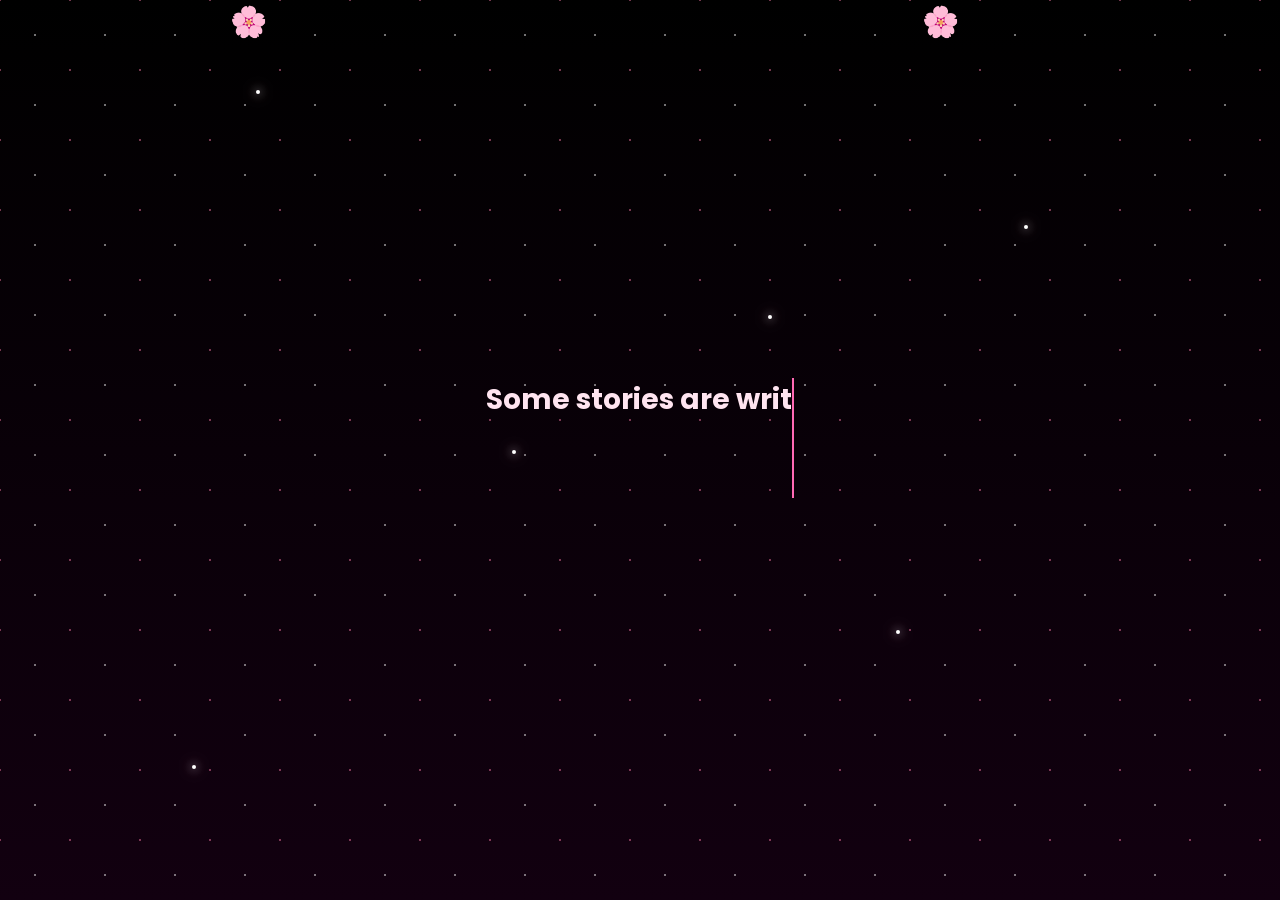
<file: index.html>
<!DOCTYPE html>
<html lang="en">

<head>

<meta charset="UTF-8">

<meta name="viewport" content="width=device-width, initial-scale=1.0">

<title>Our Story ❤️</title>

<link rel="stylesheet" href="style.css">

<link href="https://fonts.googleapis.com/css2?family=Great+Vibes&family=Poppins:wght@300;500;700&display=swap" rel="stylesheet">

</head>

<body>

<!-- Background -->

<div class="background">

    <div class="stars"></div>

    <div class="petals"></div>

</div>

<!-- Sparkles -->

<div class="sparkles">

    <span></span>
    <span></span>
    <span></span>
    <span></span>
    <span></span>
    <span></span>

</div>

<!-- Main Content -->

<main>

    <!-- Typing Text -->

    <div class="typing-box">

        <h2 id="typing"></h2>

    </div>

    <!-- Hidden Note -->

    <div id="hiddenNote">

        <p>

            It's okay...

            <br><br>

            Take your time.

            <br><br>

            My heart has been waiting for you. ❤️

        </p>

    </div>

    <!-- Open Button -->
<button
    id="openHeartBtn"
    class="openBtn hidden"
    onclick="openBook()">
    ❤️ You ❤️
</button>
    
</main>

<!-- Fade Effect -->

<div id="fade"></div>

<script src="script.js"></script>

</body>

</html>
</file>
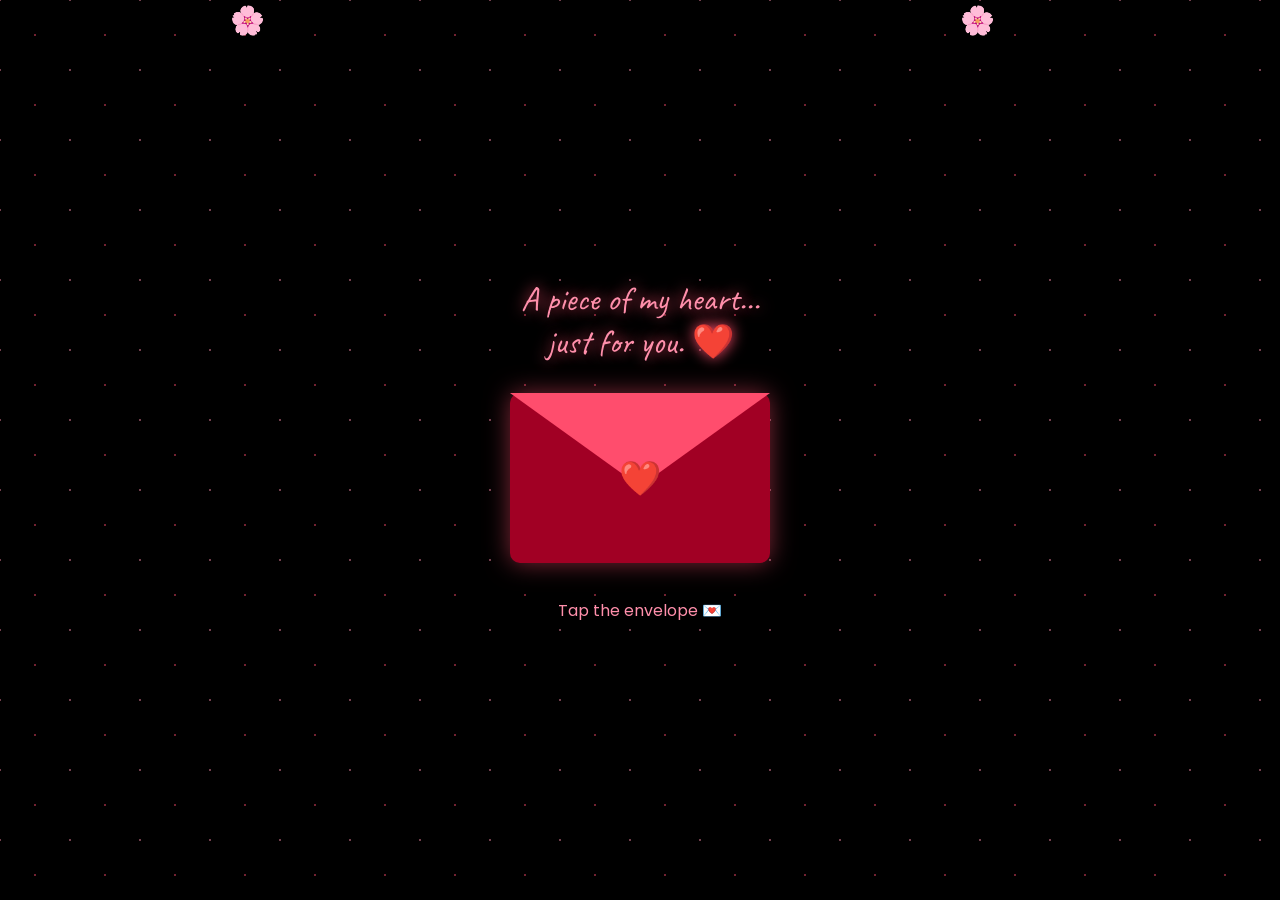
<file: page2.html>
<!DOCTYPE html>
<html lang="en">

<head>

    <meta charset="UTF-8">
    <meta name="viewport" content="width=device-width, initial-scale=1.0">

    <title>My Letter ❤️</title>

    <link rel="stylesheet" href="page2.css">

    <link href="https://fonts.googleapis.com/css2?family=Caveat:wght@500;700&family=Poppins:wght@300;500&display=swap" rel="stylesheet">

</head>

<body>

    <!-- Background -->

    <div class="background">

        <div class="stars"></div>

        <div class="petals"></div>

    </div>

    <!-- Envelope -->

    <div class="envelope-container" id="envelopeContainer">

        <div class="message">
            A piece of my heart...<br>
            just for you. ❤️
        </div>

        <div class="envelope" onclick="openLetter()">

            <div class="top"></div>

            <div class="body"></div>

            <div class="seal">❤️</div>

        </div>

        <p class="click">
            Tap the envelope 💌
        </p>

    </div>

    <!-- Letter -->

    <div class="letter-container" id="letterContainer">

        <div class="paper">

            <h2>💌 My Letter 💌</h2>

            <div id="letterText"></div>

        </div>

        <button onclick="nextPage()" class="nextBtn">
            Continue ➜
        </button>

    </div>

    <script src="page2.js"></script>

</body>

</html>
</file>
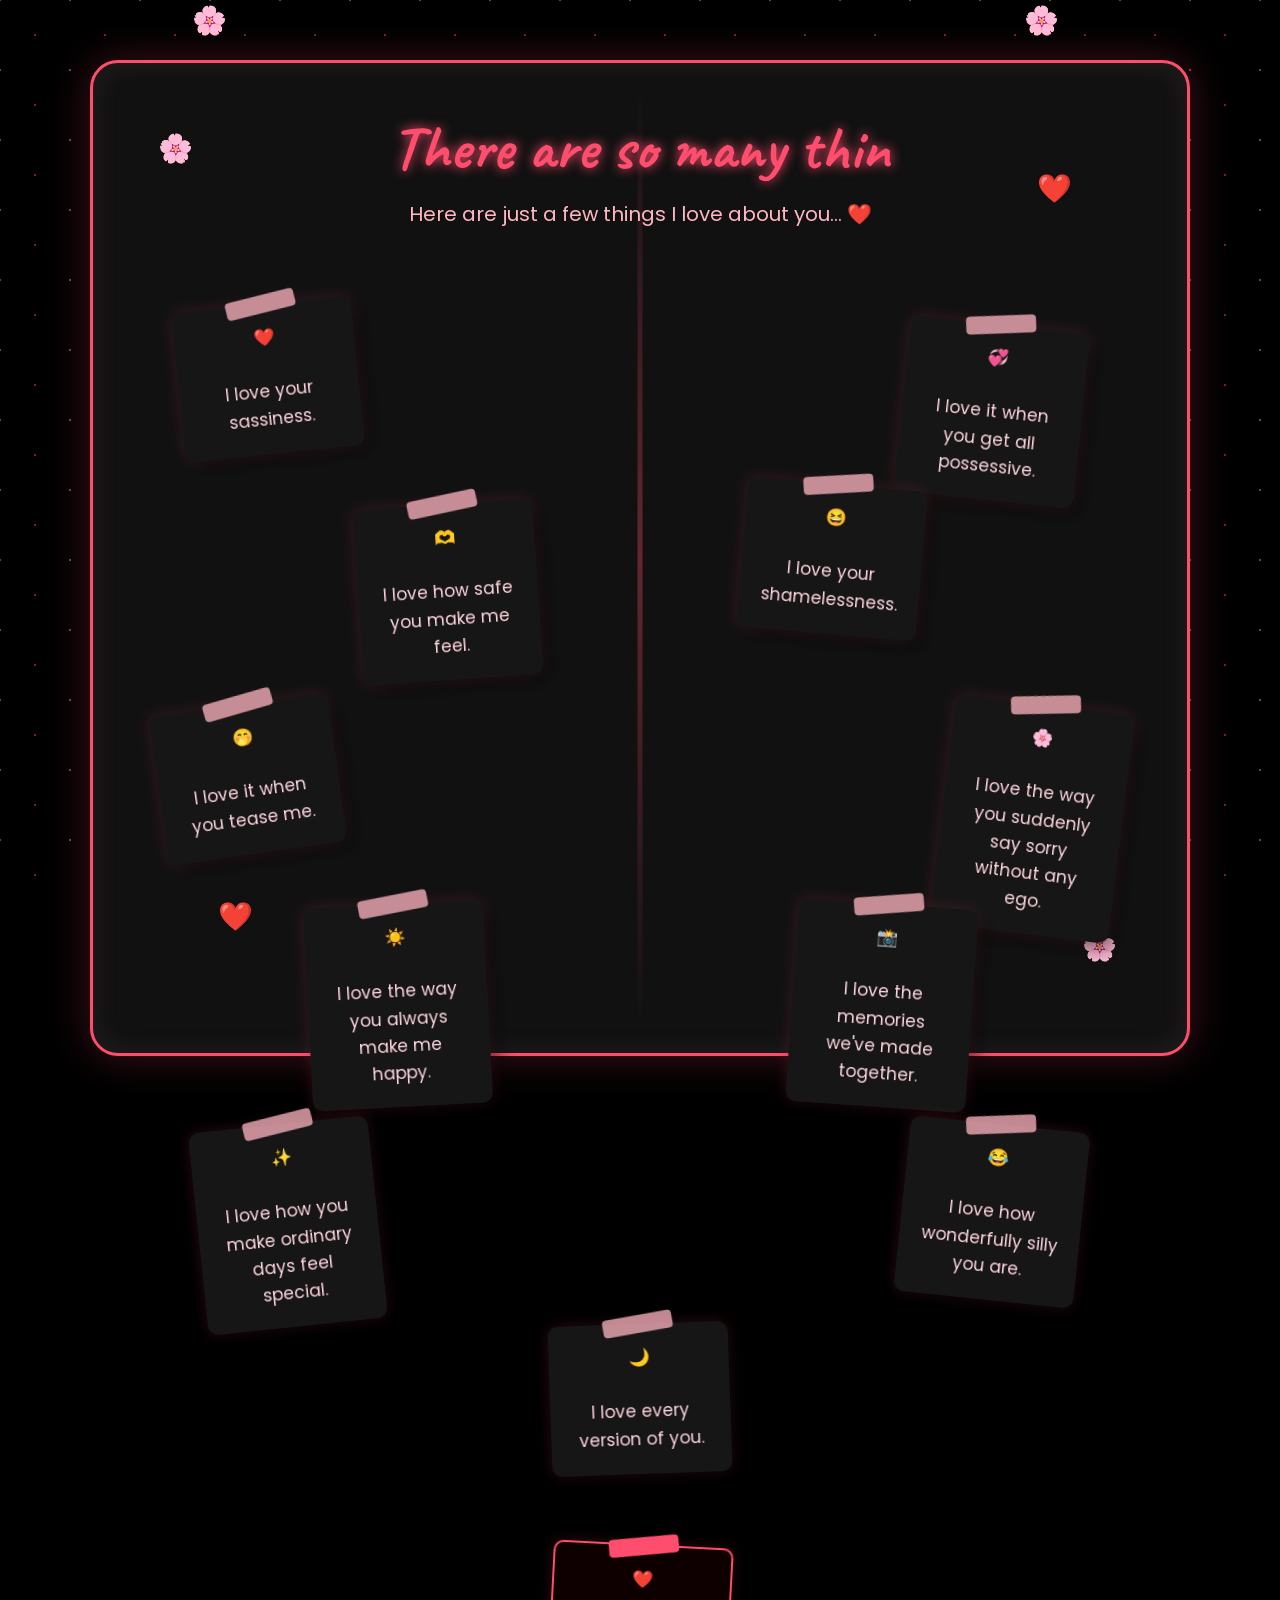
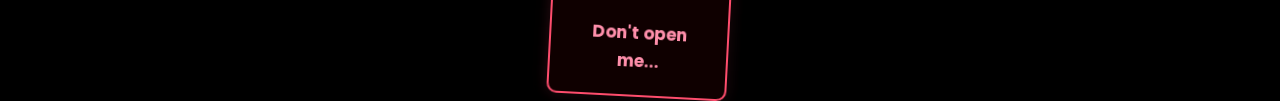
<file: page3.html>
<!DOCTYPE html>
<html lang="en">

<head>

<meta charset="UTF-8">
<meta name="viewport" content="width=device-width, initial-scale=1.0">

<title>Our Little Scrapbook ❤️</title>

<link rel="stylesheet" href="page3.css">

<link href="https://fonts.googleapis.com/css2?family=Caveat:wght@700&family=Poppins:wght@300;500&display=swap" rel="stylesheet">

</head>

<body>

<!-- Background -->

<div class="background">

<div class="stars"></div>

<div class="petals"></div>

</div>

<!-- Scrapbook -->

<div class="scrapbook">

<div class="page">

<h1 id="title"></h1>

<p class="subtitle">

Here are just a few things I love about you... ❤️

</p>

<!-- Decorations -->

<div class="flower">🌸</div>

<div class="flower2">🌸</div>

<div class="heart1">❤️</div>

<div class="heart2">❤️</div>

<!-- Sticky Notes -->

<div class="notes">

<div class="note n1">
❤️
<br><br>
I love your sassiness.
</div>

<div class="note n2">
💞
<br><br>
I love it when you get all possessive.
</div>

<div class="note n3">
🫶
<br><br>
I love how safe you make me feel.
</div>

<div class="note n4">
😆
<br><br>
I love your shamelessness.
</div>

<div class="note n5">
🤭
<br><br>
I love it when you tease me.
</div>

<div class="note n6">
🌸
<br><br>
I love the way you suddenly say sorry without any ego.
</div>

<div class="note n7">
☀️
<br><br>
I love the way you always make me happy.
</div>

<div class="note n8">
📸
<br><br>
I love the memories we've made together.
</div>

<div class="note n9">
✨
<br><br>
I love how you make ordinary days feel special.
</div>

<div class="note n10">
😂
<br><br>
I love how wonderfully silly you are.
</div>

<div class="note n11">
🌙
<br><br>
I love every version of you.
</div>

<div class="note secret" onclick="openSecret()">

❤️

<br><br>

Don't open me...

</div>

</div>

<!-- Secret Letter -->

<div id="secretBox">

<h2>❤️ Just For You ❤️</h2>

<p>

My favorite thing about you...

<br><br>

...isn't your smile.

<br><br>

...isn't your sass.

<br><br>

...isn't the way you tease me.

<br><br>

It's the way you became my comfort without even trying.

<br><br>

Thank you for becoming my safe place. ❤️

<br><br>

And honestly...

<br><br>

No sticky note could ever be big enough to hold everything I love about you. ❤️

</p>

<button onclick="nextPage()">

Turn The Page ➜

</button>

</div>

</div>

</div>

<script src="page3.js"></script>

</body>

</html>
</file>
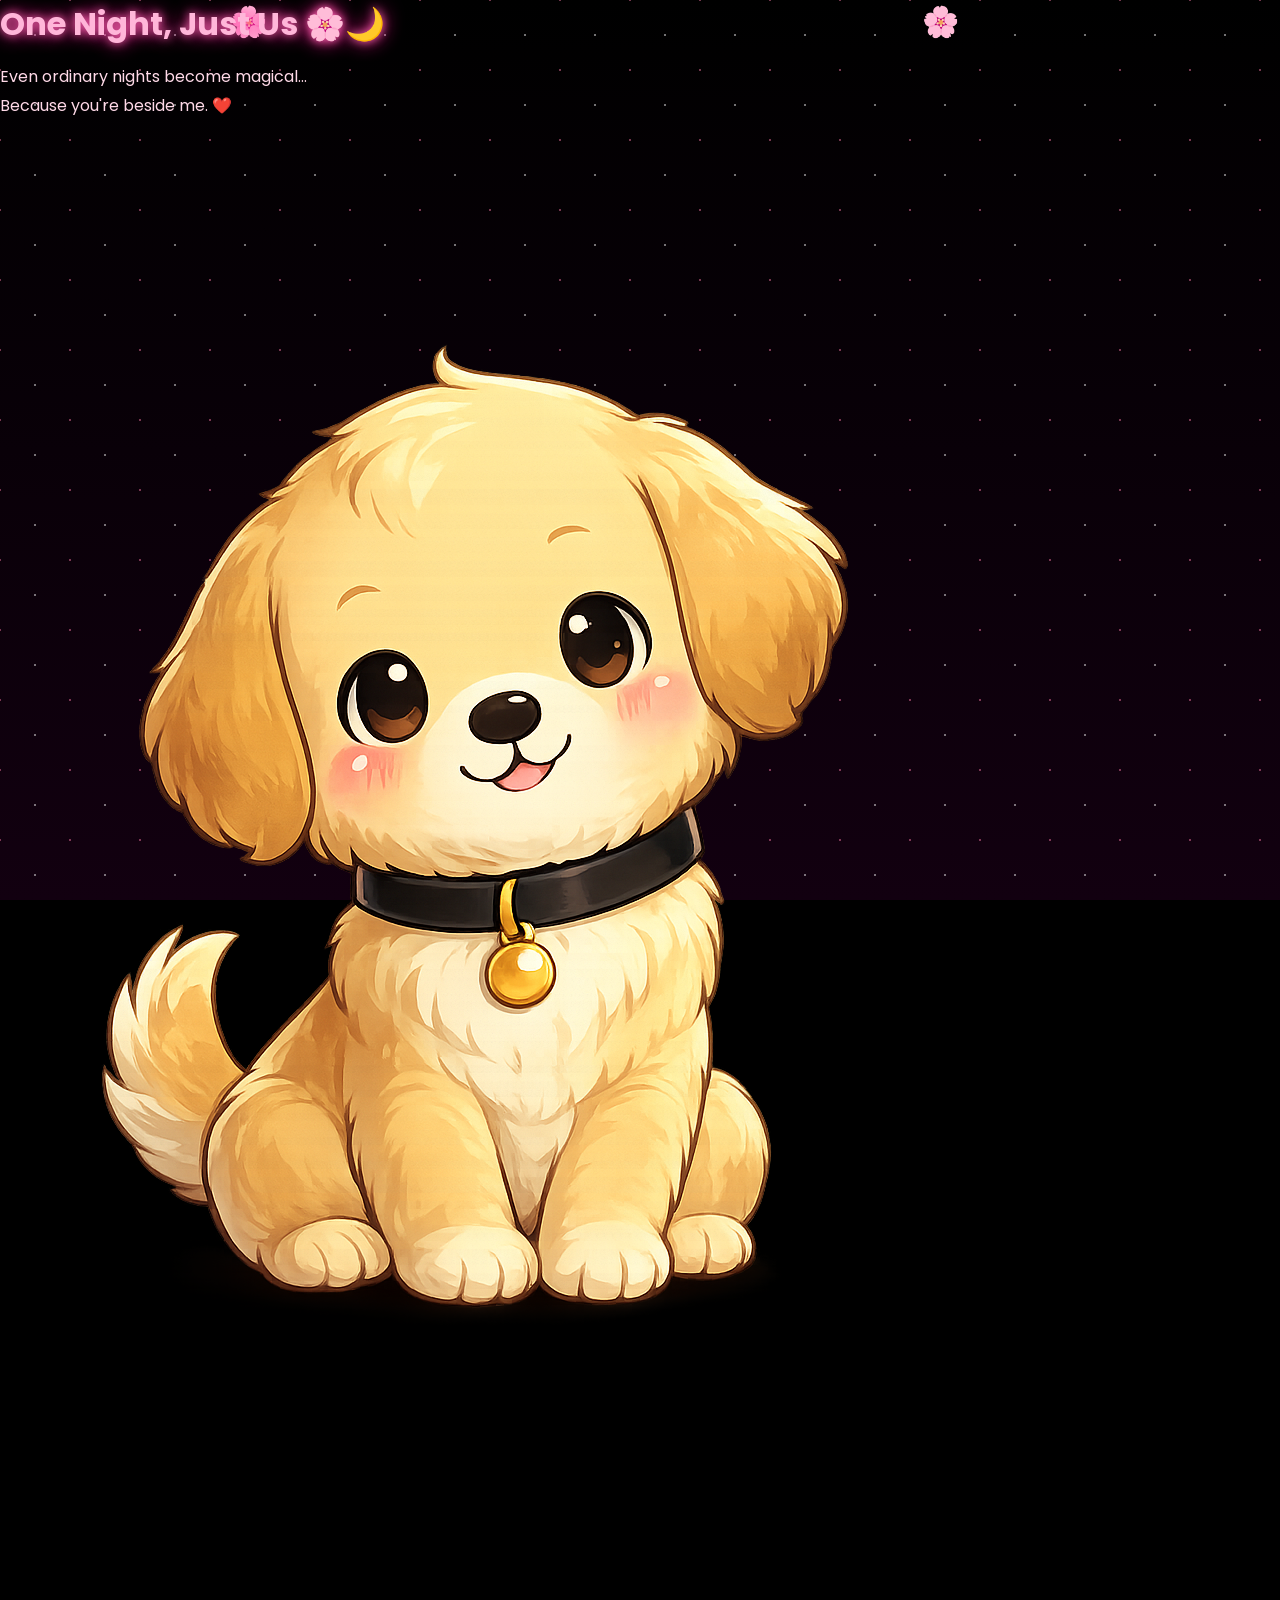
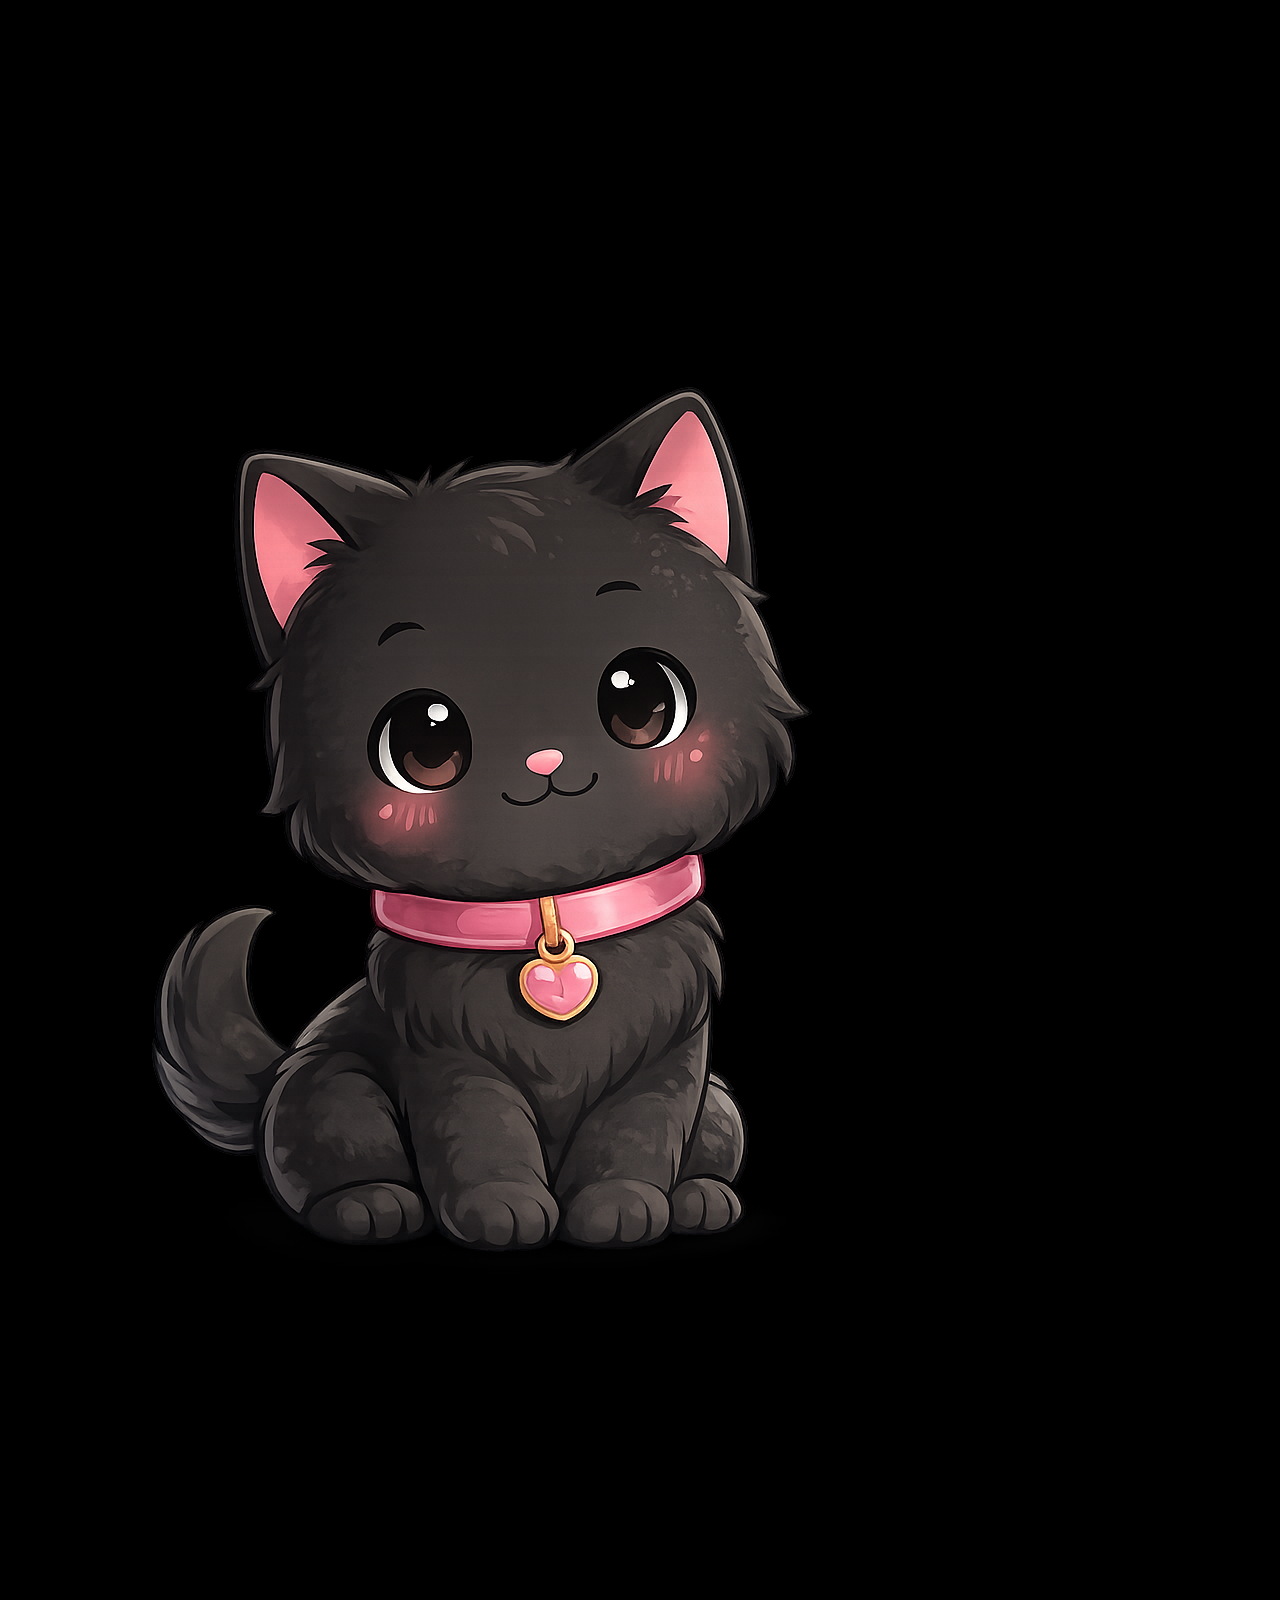
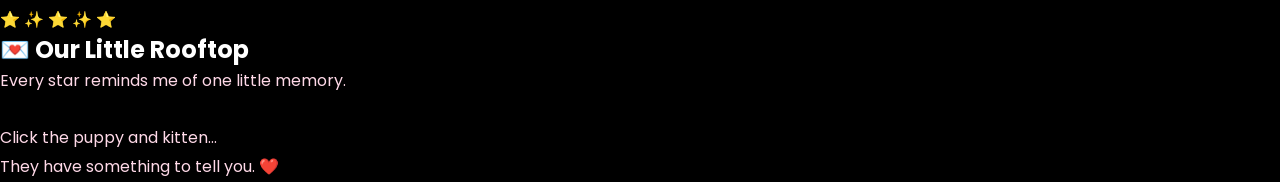
<file: page5.html>
<!DOCTYPE html>
<html lang="en">

<head>

<meta charset="UTF-8">
<meta name="viewport" content="width=device-width, initial-scale=1.0">

<title>One Night, Just Us ❤️</title>

<link rel="stylesheet" href="style.css">

<link href="https://fonts.googleapis.com/css2?family=Poppins:wght@300;500;700&family=Caveat:wght@700&display=swap" rel="stylesheet">

</head>

<body>

<!-- Background -->

<div class="background">

    <div class="stars"></div>

    <div class="moon"></div>

    <div class="petals"></div>

</div>

<!-- Floating Hearts -->

<div id="heartContainer"></div>

<!-- Main Scene -->

<div class="scene">

    <h1 id="title">One Night, Just Us 🌸🌙</h1>

    <p id="subtitle">
        Even ordinary nights become magical...
        <br>
        Because you're beside me. ❤️
    </p>

    <!-- Rooftop -->

    <div id="rooftop">

        <div class="roof"></div>

        <!-- Puppy -->

        <div id="dog">

            <img src="dog1.png" alt="Golden Puppy">

        </div>

        <!-- Kitten -->

        <div id="cat">

            <img src="cat1.png" alt="Black Kitten">

        </div>

    </div>

    <!-- Stars -->

    <div id="constellation">

        <span class="star s1">⭐</span>

        <span class="star s2">✨</span>

        <span class="star s3">⭐</span>

        <span class="star s4">✨</span>

        <span class="star s5">⭐</span>

    </div>

    <!-- Message -->

    <div id="messageCard">

        <h2>💌 Our Little Rooftop</h2>

        <p id="messageText">

            Every star reminds me of one little memory.

            <br><br>

            Click the puppy and kitten...

            <br>

            They have something to tell you. ❤️

        </p>

    </div>

    <!-- Final Message -->

    <div id="finalMessage" class="hidden">

        <h1>Forever Begins With You ❤️</h1>

        <p>

            Under this quiet sky...

            <br><br>

            I don't wish for thousands of stars.

            <br><br>

            I only wish that every night...

            <br>

            I can keep looking at them beside you.

            🌙✨

        </p>

        <button class="continueBtn" onclick="nextPage()">

            ❤️ Continue ❤️

        </button>

    </div>

</div>

<script src="script.js"></script>

</body>

</html>
</file>
<file: style.css>
/* ===========================
   RESET
=========================== */

*{
    margin:0;
    padding:0;
    box-sizing:border-box;
}

body{
    font-family:'Poppins',sans-serif;
    background:#000;
    color:#fff;
    overflow:hidden;
    user-select:none;
    -webkit-tap-highlight-color:transparent;
}

/* ===========================
   BACKGROUND
=========================== */

.background{
    position:fixed;
    inset:0;
    z-index:-10;
    background:linear-gradient(to bottom,#000,#120010);
}

.stars{
    position:absolute;
    width:100%;
    height:100%;
    background-image:
    radial-gradient(#fff 1px,transparent 1px),
    radial-gradient(#ff7aa8 1px,transparent 1px);
    background-size:70px 70px;
    background-position:0 0,35px 35px;
    opacity:.45;
    animation:twinkle 5s infinite alternate;
}

@keyframes twinkle{
    from{opacity:.2;}
    to{opacity:.8;}
}

/* ===========================
   PETALS
=========================== */

.petals{
    position:absolute;
    width:100%;
    height:100%;
    overflow:hidden;
}

.petals::before,
.petals::after{
    content:"🌸";
    position:absolute;
    font-size:30px;
    animation:petalFall 12s linear infinite;
}

.petals::before{
    left:18%;
}

.petals::after{
    left:72%;
    animation-delay:5s;
}

@keyframes petalFall{
    from{
        transform:translateY(-120px) rotate(0deg);
    }
    to{
        transform:translateY(120vh) rotate(360deg);
    }
}

/* ===========================
   MAIN CONTENT
=========================== */

main{
    width:100%;
    min-height:100vh;
    display:flex;
    flex-direction:column;
    justify-content:center;
    align-items:center;
    text-align:center;
    padding:25px;
    position:relative;
    z-index:10;
}

.typing-box{
    width:100%;
    max-width:700px;
    margin-bottom:25px;
}

#typing{
    font-size:28px;
    line-height:1.6;
    color:#ffe4f0;
    min-height:120px;
    border-right:2px solid #ff69b4;
    display:inline-block;
    animation:cursorBlink .8s infinite;
}

@keyframes cursorBlink{
    50%{
        border-color:transparent;
    }
}

#hiddenNote{
    display:none;
    margin-top:20px;
    max-width:450px;
    padding:25px;
    background:rgba(255,255,255,.08);
    border-radius:20px;
    backdrop-filter:blur(12px);
    border:1px solid rgba(255,255,255,.2);
    box-shadow:0 0 20px rgba(255,105,180,.25);
}

#hiddenNote.show{
    display:block;
    animation:fadeIn .8s ease;
}

@keyframes fadeIn{
    from{
        opacity:0;
        transform:translateY(20px);
    }
    to{
        opacity:1;
        transform:translateY(0);
    }
}
/* ===========================
   BUTTONS
=========================== */

.openBtn{
    display:none;
    margin-top:30px;
    padding:15px 35px;
    border:none;
    border-radius:50px;
    background:linear-gradient(45deg,#ff4f9a,#b56cff);
    color:#fff;
    font-size:18px;
    font-family:'Poppins',sans-serif;
    cursor:pointer;
    box-shadow:0 0 20px rgba(255,105,180,.8);
    transition:.3s;
    position:relative;
    z-index:100;
}
.openBtn:hover{
    transform:scale(1.08);
    box-shadow:0 0 30px #ff69b4;
}

.openBtn:active{
    transform:scale(.95);
}

.hidden{
    display:none;
}
   .show-btn{
    display:inline-block !important;
   }


/* ===========================
   TEXT
=========================== */

h1{
    font-size:32px;
    color:#ffb6d9;
    text-shadow:0 0 10px #ff69b4,0 0 20px #ff1493;
    margin-bottom:15px;
}

h2{
    font-size:24px;
    color:#fff;
}

p{
    font-size:16px;
    line-height:1.8;
    color:#ffd9e8;
}

/* ===========================
   SPARKLES
=========================== */

.sparkles{
    position:fixed;
    inset:0;
    pointer-events:none;
    overflow:hidden;
    z-index:1;
}

.sparkles span{
    position:absolute;
    width:4px;
    height:4px;
    background:white;
    border-radius:50%;
    box-shadow:0 0 10px white,0 0 20px #ff69b4;
    animation:sparkleMove 4s linear infinite;
}

.sparkles span:nth-child(1){top:10%;left:20%;}
.sparkles span:nth-child(2){top:25%;left:80%;animation-delay:1s;}
.sparkles span:nth-child(3){top:50%;left:40%;animation-delay:2s;}
.sparkles span:nth-child(4){top:70%;left:70%;animation-delay:3s;}
.sparkles span:nth-child(5){top:85%;left:15%;animation-delay:1.5s;}
.sparkles span:nth-child(6){top:35%;left:60%;animation-delay:2.5s;}

@keyframes sparkleMove{
    0%{
        transform:translateY(0) scale(.5);
        opacity:0;
    }
    50%{
        opacity:1;
    }
    100%{
        transform:translateY(-80px) scale(1.3);
        opacity:0;
    }
}

/* ===========================
   FADE EFFECT
=========================== */

#fade{
    position:fixed;
    inset:0;
    background:#000;
    opacity:0;
    pointer-events:none;
    transition:opacity 1s;
    z-index:9999;
}

/* ===========================
   MOBILE
=========================== */

@media(max-width:600px){

    #typing{
        font-size:22px;
    }

    p{
        font-size:15px;
    }

    .openBtn{
        width:90%;
        font-size:16px;
        padding:14px;
    }

    #hiddenNote{
        width:95%;
    }
}
</file>
<file: page2.css>
/* ==========================
   RESET
========================== */

*{
    margin:0;
    padding:0;
    box-sizing:border-box;
}

body{

    background:#000;
    overflow:hidden;
    font-family:'Poppins',sans-serif;
    color:white;
}

/* ==========================
   BACKGROUND
========================== */

.background{

    position:fixed;
    width:100%;
    height:100%;
    z-index:-5;

}

.stars{

    position:absolute;
    width:100%;
    height:100%;

    background-image:
    radial-gradient(#ff4d6d 1px, transparent 1px),
    radial-gradient(#ff8fab 1px, transparent 1px);

    background-size:70px 70px;
    background-position:0 0,35px 35px;

    animation:twinkle 5s infinite alternate;

    opacity:.45;

}

@keyframes twinkle{

    from{

        opacity:.2;

    }

    to{

        opacity:.8;

    }

}

/* ==========================
   PETALS
========================== */

.petals::before,
.petals::after{

    content:"🌸";
    position:absolute;
    font-size:28px;

    animation:fall 12s linear infinite;

}

.petals::before{

    left:18%;

}

.petals::after{

    left:75%;
    animation-delay:5s;

}

@keyframes fall{

    from{

        transform:translateY(-120px) rotate(0deg);

    }

    to{

        transform:translateY(120vh) rotate(360deg);

    }

}

/* ==========================
   ENVELOPE
========================== */

.envelope-container{

    width:100%;
    height:100vh;

    display:flex;
    justify-content:center;
    align-items:center;
    flex-direction:column;

}

.message{

    color:#ff8fab;

    text-align:center;

    font-family:'Caveat',cursive;

    font-size:34px;

    margin-bottom:30px;

    text-shadow:0 0 15px #ff4d6d;

}

.envelope{

    position:relative;

    width:260px;
    height:170px;

    cursor:pointer;

    transition:.4s;

}

.envelope:hover{

    transform:translateY(-10px) scale(1.04);

}

.body{

    position:absolute;

    width:100%;
    height:100%;

    background:#a10024;

    border-radius:10px;

    box-shadow:0 0 25px rgba(255,77,109,.5);

}

.top{

    position:absolute;

    width:100%;
    height:100%;

    clip-path:polygon(0 0,100% 0,50% 55%);

    background:#ff4d6d;

    transform-origin:top;

    transition:1s;

    z-index:3;

}

.seal{

    position:absolute;

    left:50%;
    top:50%;

    transform:translate(-50%,-50%);

    font-size:34px;

    z-index:5;

}

.click{

    margin-top:35px;

    color:#ff8fab;

    animation:blink 1.6s infinite;

}

@keyframes blink{

    50%{

        opacity:.35;

    }

}

/* ==========================
   LETTER
========================== */

.letter-container{

    display:none;

    width:100%;
    height:100vh;

    justify-content:center;
    align-items:center;
    flex-direction:column;

}

.paper{

    width:90%;
    max-width:700px;

    height:75vh;

    background:#111;

    border:2px solid #ff4d6d;

    border-radius:20px;

    padding:35px;

    overflow-y:auto;
    scroll-behavior:smooth;

    box-shadow:
    0 0 35px rgba(255,77,109,.4);

}

.paper h2{

    text-align:center;

    color:#ff4d6d;

    margin-bottom:25px;

    font-family:'Caveat',cursive;

    font-size:42px;

}

#letterText{

    white-space:pre-wrap;

    font-size:20px;

    line-height:2;

    color:#ffd6df;

}

/* ==========================
   BUTTON
========================== */

.nextBtn{

    margin-top:30px;

    background:#ff4d6d;

    color:white;

    border:none;

    padding:15px 35px;

    border-radius:40px;

    font-size:18px;

    cursor:pointer;

    display:none;

    transition:.3s;

}

.nextBtn:hover{

    background:#ff8fab;

    transform:scale(1.06);

}

/* ==========================
   MOBILE
========================== */

@media(max-width:600px){

.paper{

    height:70vh;

    padding:25px;

}

.paper h2{

    font-size:34px;

}

#letterText{

    font-size:17px;

}

.message{

    font-size:28px;

}

  }
</file>
<file: page3.css>
/* =====================================
   RESET
===================================== */

*{
    margin:0;
    padding:0;
    box-sizing:border-box;
}

html,body{

    width:100%;
    height:100%;
}

body{

    background:#000;
    overflow-x:hidden;
    overflow-y:auto;

    font-family:'Poppins',sans-serif;

    color:white;

}

/* =====================================
   BACKGROUND
===================================== */

.background{

    position:fixed;
    inset:0;

    z-index:-10;

    background:#000;

}

/* Stars */

.stars{

    position:absolute;

    width:100%;
    height:100%;

    background-image:
    radial-gradient(#ff4d6d 1px,transparent 1px),
    radial-gradient(#ff8fab 1px,transparent 1px);

    background-size:70px 70px;
    background-position:0 0,35px 35px;

    opacity:.45;

    animation:twinkle 5s infinite alternate;

}

@keyframes twinkle{

    from{

        opacity:.25;

    }

    to{

        opacity:.8;

    }

}

/* Petals */

.petals::before,
.petals::after{

    content:"🌸";

    position:absolute;

    font-size:28px;

    animation:petalFall 12s linear infinite;

}

.petals::before{

    left:15%;

}

.petals::after{

    left:80%;

    animation-delay:6s;

}

@keyframes petalFall{

    from{

        transform:
        translateY(-120px)
        rotate(0deg);

    }

    to{

        transform:
        translateY(120vh)
        rotate(360deg);

    }

}

/* =====================================
   SCRAPBOOK
===================================== */

.scrapbook{

    width:min(1100px,95%);

    margin:60px auto;

    background:#111;

    border:3px solid #ff4d6d;

    border-radius:28px;

    padding:45px;

    box-shadow:

    0 0 40px rgba(255,77,109,.25),

    inset 0 0 30px rgba(255,182,193,.08);

    position:relative;

}

/* Center fold */

.scrapbook::before{

    content:"";

    position:absolute;

    top:25px;
    bottom:25px;

    left:50%;

    width:5px;

    background:

    linear-gradient(

        to bottom,

        transparent,

        #ff4d6d,

        transparent

    );

    transform:translateX(-50%);

    opacity:.35;

}

/* Page */

.page{

    position:relative;

    min-height:900px;

}

/* =====================================
   TITLE
===================================== */

#title{

    text-align:center;

    font-family:'Caveat',cursive;

    font-size:62px;

    color:#ff4d6d;

    text-shadow:

    0 0 12px #ff4d6d;

}

.subtitle{

    margin-top:12px;

    text-align:center;

    color:#ffb6c1;

    font-size:20px;

    margin-bottom:55px;

}

/* =====================================
   DECORATIONS
===================================== */

.flower,
.flower2,
.heart1,
.heart2{

    position:absolute;

    font-size:28px;

    animation:float 4s ease-in-out infinite;

}

.flower{

    top:20px;

    left:20px;

}

.flower2{

    right:25px;

    bottom:40px;

}

.heart1{

    top:60px;

    right:70px;

}

.heart2{

    bottom:70px;

    left:80px;

}

@keyframes float{

    0%{

        transform:translateY(0);

    }

    50%{

        transform:translateY(-8px);

    }

    100%{

        transform:translateY(0);

    }

}

/* =====================================
   NOTES CONTAINER
===================================== */

.notes{

    position:relative;

    width:100%;

    min-height:700px;

  }
/* =====================================
   STICKY NOTES
===================================== */

.note{

    position:absolute;

    width:180px;
    min-height:150px;

    padding:20px;

    background:#161616;

    color:#ffd6df;

    border-radius:10px;

    text-align:center;

    line-height:1.6;

    font-size:17px;

    box-shadow:
    8px 8px 18px rgba(0,0,0,.45),
    0 0 15px rgba(255,77,109,.18);

    transition:.35s;

    animation:pop .8s ease forwards;

    opacity:0;

    cursor:pointer;

}

/* Washi Tape */

.note::before{

    content:"";

    position:absolute;

    width:70px;
    height:18px;

    background:rgba(255,182,193,.75);

    top:-9px;
    left:50%;

    transform:translateX(-50%) rotate(-8deg);

    border-radius:4px;

}

/* Hover */

.note:hover{

    transform:scale(1.08) rotate(0deg);

    box-shadow:
    0 0 25px rgba(255,77,109,.55);

    z-index:5;

}

/* Positions */

.n1{top:20px;left:40px;transform:rotate(-6deg);animation-delay:.2s;}
.n2{top:40px;right:60px;transform:rotate(6deg);animation-delay:.4s;}
.n3{top:220px;left:220px;transform:rotate(-4deg);animation-delay:.6s;}
.n4{top:200px;right:220px;transform:rotate(5deg);animation-delay:.8s;}
.n5{top:420px;left:20px;transform:rotate(-8deg);animation-delay:1s;}
.n6{top:420px;right:20px;transform:rotate(7deg);animation-delay:1.2s;}
.n7{top:620px;left:170px;transform:rotate(-3deg);animation-delay:1.4s;}
.n8{top:620px;right:170px;transform:rotate(4deg);animation-delay:1.6s;}
.n9{top:840px;left:60px;transform:rotate(-6deg);animation-delay:1.8s;}
.n10{top:840px;right:60px;transform:rotate(6deg);animation-delay:2s;}
.n11{top:1040px;left:50%;transform:translateX(-50%) rotate(-2deg);animation-delay:2.2s;}

/* Secret Note */

.secret{

    top:1260px;
    left:50%;

    transform:translateX(-50%) rotate(3deg);

    background:#0f0000;

    border:2px solid #ff4d6d;

    color:#ff8fab;

    font-weight:bold;

    animation-delay:2.4s;

}

.secret::before{

    background:#ff4d6d;

}

/* =====================================
   SECRET CARD
===================================== */

#secretBox{

    display:none;

    margin:1550px auto 60px;

    max-width:720px;

    background:#111;

    border:2px solid #ff4d6d;

    border-radius:20px;

    padding:35px;

    text-align:center;

    box-shadow:
    0 0 35px rgba(255,77,109,.35);

    animation:fadeIn .8s;

}

#secretBox h2{

    font-family:'Caveat',cursive;

    color:#ff4d6d;

    font-size:50px;

    margin-bottom:20px;

}

#secretBox p{

    color:#ffd6df;

    line-height:2;

    font-size:18px;

}

button{

    margin-top:30px;

    padding:15px 40px;

    background:#ff4d6d;

    border:none;

    border-radius:50px;

    color:white;

    cursor:pointer;

    font-size:18px;

    transition:.3s;

}

button:hover{

    transform:scale(1.05);

    background:#ff8fab;

}

/* =====================================
   ANIMATIONS
===================================== */

@keyframes pop{

    from{

        opacity:0;

        transform:scale(.5);

    }

    to{

        opacity:1;

    }

}

@keyframes fadeIn{

    from{

        opacity:0;

        transform:translateY(20px);

    }

    to{

        opacity:1;

        transform:translateY(0);

    }

}

/* =====================================
   MOBILE
===================================== */

@media(max-width:900px){

    .scrapbook{

        padding:25px;

    }

    .notes{

        display:flex;

        flex-direction:column;

        align-items:center;

        gap:25px;

        min-height:auto;

    }

    .note{

        position:relative !important;

        left:auto !important;
        right:auto !important;
        top:auto !important;

        transform:none !important;

        width:90%;

        max-width:320px;

    }

    #secretBox{

        margin:50px auto;

    }

    #title{

        font-size:44px;

    }

    .subtitle{

        font-size:17px;

    }

}
</file>
